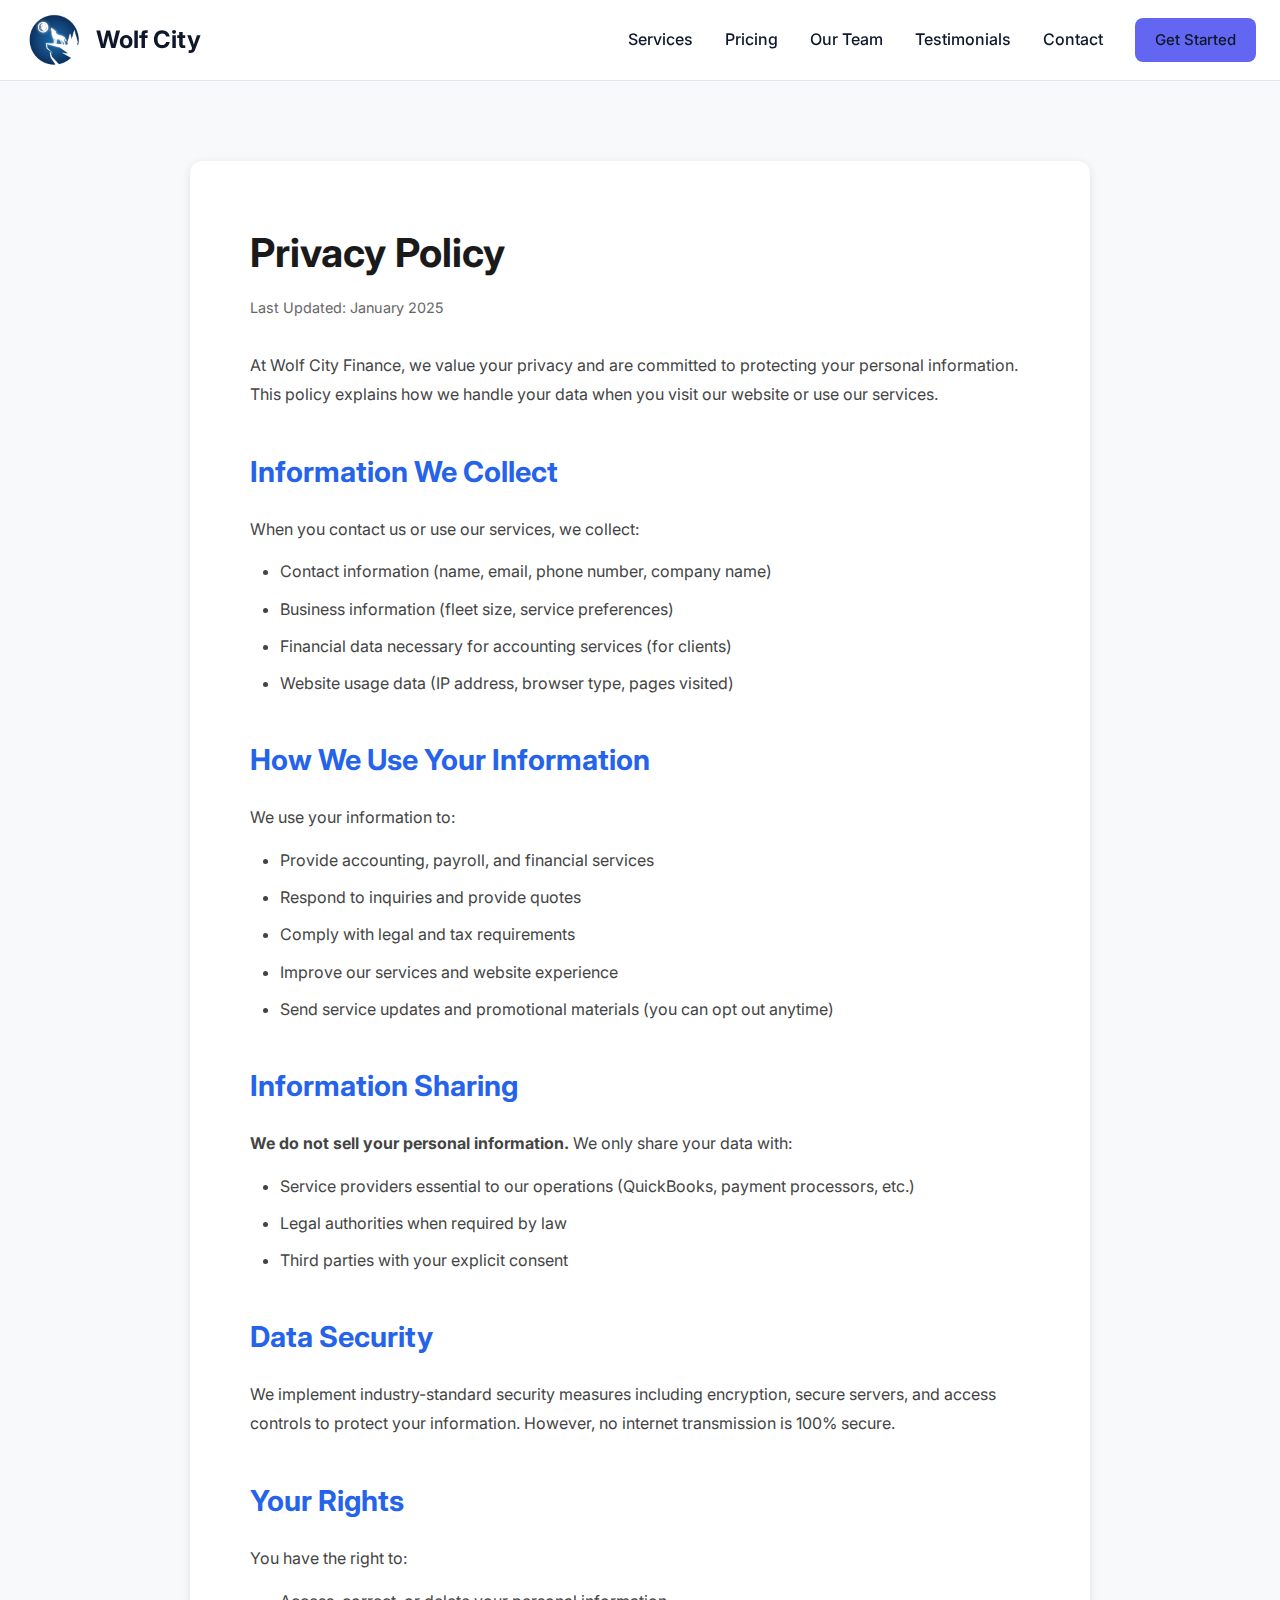
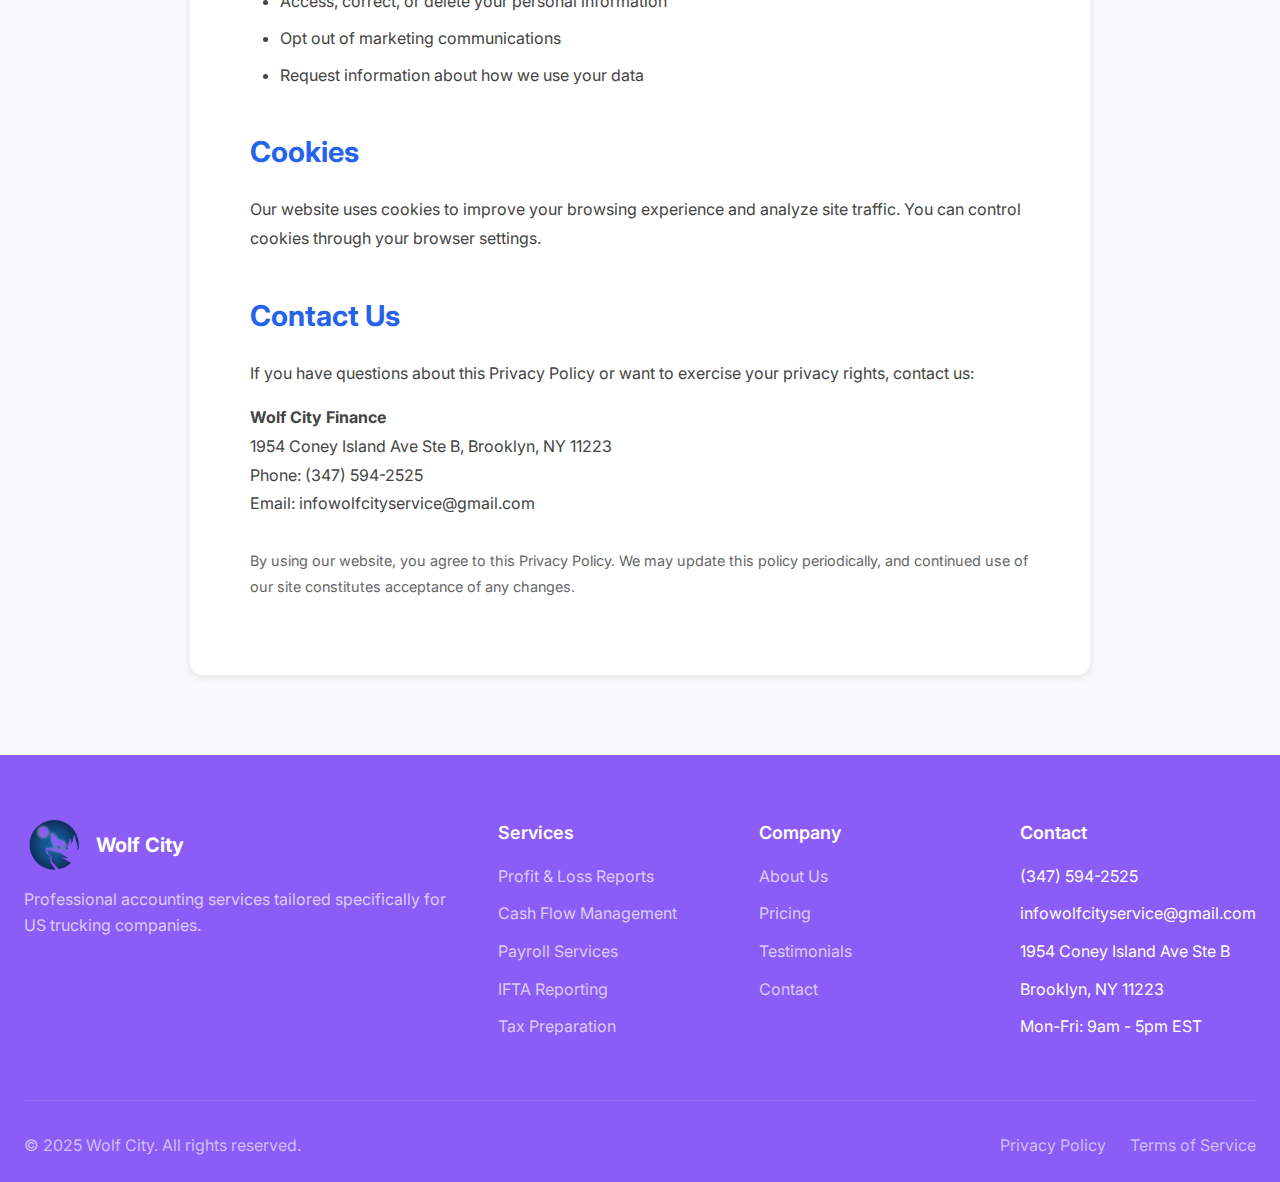
<file: privacy-policy.html>
<!DOCTYPE html>
<html lang="en">
<head>
    <meta charset="UTF-8">
    <meta name="viewport" content="width=device-width, initial-scale=1.0">
    <title>Privacy Policy - Wolf City Finance</title>
    <meta name="description" content="Privacy Policy for Wolf City Finance - Learn how we collect, use, and protect your personal information.">
    <meta name="robots" content="index, follow">
    <link rel="canonical" href="https://wolfcity.finance/privacy-policy.html">
    <link rel="stylesheet" href="styles.css">
    <link rel="preconnect" href="https://fonts.googleapis.com">
    <link rel="preconnect" href="https://fonts.gstatic.com" crossorigin>
    <link href="https://fonts.googleapis.com/css2?family=Inter:wght@300;400;500;600;700;800&display=swap" rel="stylesheet">
    <style>
        .privacy-policy {
            padding: 80px 0;
            background: #f8f9fa;
        }
        .privacy-content {
            max-width: 900px;
            margin: 0 auto;
            background: white;
            padding: 60px;
            border-radius: 12px;
            box-shadow: 0 2px 8px rgba(0,0,0,0.1);
        }
        .privacy-content h1 {
            font-size: 2.5rem;
            color: #1a1a1a;
            margin-bottom: 10px;
        }
        .privacy-content .last-updated {
            color: #666;
            font-size: 0.9rem;
            margin-bottom: 30px;
        }
        .privacy-content h2 {
            font-size: 1.8rem;
            color: #2563EB;
            margin-top: 40px;
            margin-bottom: 20px;
        }
        .privacy-content h3 {
            font-size: 1.3rem;
            color: #333;
            margin-top: 25px;
            margin-bottom: 15px;
        }
        .privacy-content p {
            line-height: 1.8;
            color: #444;
            margin-bottom: 15px;
        }
        .privacy-content ul {
            margin-left: 30px;
            margin-bottom: 20px;
        }
        .privacy-content ul li {
            margin-bottom: 10px;
            color: #444;
            line-height: 1.7;
        }
        .privacy-content a {
            color: #2563EB;
            text-decoration: underline;
        }
        .privacy-content a:hover {
            color: #1e40af;
        }
        @media (max-width: 768px) {
            .privacy-content {
                padding: 30px 20px;
            }
            .privacy-content h1 {
                font-size: 2rem;
            }
            .privacy-content h2 {
                font-size: 1.5rem;
            }
        }
    </style>
</head>
<body>
    <!-- Navigation -->
    <nav class="navbar">
        <div class="container">
            <div class="nav-wrapper">
                <div class="logo">
                    <img src="images/logo-Photoroom_cut.png" alt="Wolf City Logo" class="footer-logo-image" style="width: 60px; height:auto;">
                    <span>Wolf City</span>
                </div>
                <ul class="nav-menu">
                    <li><a href="index.html#services">Services</a></li>
                    <li><a href="index.html#pricing">Pricing</a></li>
                    <li><a href="index.html#experts">Our Team</a></li>
                    <li><a href="index.html#testimonials">Testimonials</a></li>
                    <li><a href="index.html#contact">Contact</a></li>
                    <li><a href="index.html#contact" class="btn-primary">Get Started</a></li>
                </ul>
                <div class="mobile-menu-toggle">
                    <span></span>
                    <span></span>
                    <span></span>
                </div>
            </div>
        </div>
    </nav>

    <!-- Privacy Policy Content -->
    <section class="privacy-policy">
        <div class="container">
            <div class="privacy-content">
                <h1>Privacy Policy</h1>
                <p class="last-updated">Last Updated: January 2025</p>

                <p>At Wolf City Finance, we value your privacy and are committed to protecting your personal information. This policy explains how we handle your data when you visit our website or use our services.</p>

                <h2>Information We Collect</h2>
                <p>When you contact us or use our services, we collect:</p>
                <ul>
                    <li>Contact information (name, email, phone number, company name)</li>
                    <li>Business information (fleet size, service preferences)</li>
                    <li>Financial data necessary for accounting services (for clients)</li>
                    <li>Website usage data (IP address, browser type, pages visited)</li>
                </ul>

                <h2>How We Use Your Information</h2>
                <p>We use your information to:</p>
                <ul>
                    <li>Provide accounting, payroll, and financial services</li>
                    <li>Respond to inquiries and provide quotes</li>
                    <li>Comply with legal and tax requirements</li>
                    <li>Improve our services and website experience</li>
                    <li>Send service updates and promotional materials (you can opt out anytime)</li>
                </ul>

                <h2>Information Sharing</h2>
                <p><strong>We do not sell your personal information.</strong> We only share your data with:</p>
                <ul>
                    <li>Service providers essential to our operations (QuickBooks, payment processors, etc.)</li>
                    <li>Legal authorities when required by law</li>
                    <li>Third parties with your explicit consent</li>
                </ul>

                <h2>Data Security</h2>
                <p>We implement industry-standard security measures including encryption, secure servers, and access controls to protect your information. However, no internet transmission is 100% secure.</p>

                <h2>Your Rights</h2>
                <p>You have the right to:</p>
                <ul>
                    <li>Access, correct, or delete your personal information</li>
                    <li>Opt out of marketing communications</li>
                    <li>Request information about how we use your data</li>
                </ul>

                <h2>Cookies</h2>
                <p>Our website uses cookies to improve your browsing experience and analyze site traffic. You can control cookies through your browser settings.</p>

                <h2>Contact Us</h2>
                <p>If you have questions about this Privacy Policy or want to exercise your privacy rights, contact us:</p>
                <p>
                    <strong>Wolf City Finance</strong><br>
                    1954 Coney Island Ave Ste B, Brooklyn, NY 11223<br>
                    Phone: (347) 594-2525<br>
                    Email: infowolfcityservice@gmail.com
                </p>

                <p style="margin-top: 30px; font-size: 0.9rem; color: #666;">
                    By using our website, you agree to this Privacy Policy. We may update this policy periodically, and continued use of our site constitutes acceptance of any changes.
                </p>
            </div>
        </div>
    </section>

    <!-- Footer -->
    <footer class="footer">
        <div class="container">
            <div class="footer-content">
                <div class="footer-col">
                    <div class="footer-logo">
                        <img src="images/logo-Photoroom_cut.png" alt="Wolf City Logo" class="footer-logo-image" style="width:60px; height:auto;">
                        <span>Wolf City</span>
                    </div>
                    <p>Professional accounting services tailored specifically for US trucking companies.</p>
                </div>
                <div class="footer-col">
                    <h4>Services</h4>
                    <ul>
                        <li><a href="index.html#services">Profit & Loss Reports</a></li>
                        <li><a href="index.html#services">Cash Flow Management</a></li>
                        <li><a href="index.html#services">Payroll Services</a></li>
                        <li><a href="index.html#services">IFTA Reporting</a></li>
                        <li><a href="index.html#services">Tax Preparation</a></li>
                    </ul>
                </div>
                <div class="footer-col">
                    <h4>Company</h4>
                    <ul>
                        <li><a href="index.html#about">About Us</a></li>
                        <li><a href="index.html#pricing">Pricing</a></li>
                        <li><a href="index.html#testimonials">Testimonials</a></li>
                        <li><a href="index.html#contact">Contact</a></li>
                    </ul>
                </div>
                <div class="footer-col">
                    <h4>Contact</h4>
                    <ul>
                        <li>(347) 594-2525</li>
                        <li>infowolfcityservice@gmail.com</li>
                        <li>1954 Coney Island Ave Ste B</li>
                        <li>Brooklyn, NY 11223</li>
                        <li>Mon-Fri: 9am - 5pm EST</li>
                    </ul>
                </div>
            </div>
            <div class="footer-bottom">
                <p>&copy; 2025 Wolf City. All rights reserved.</p>
                <div class="footer-links">
                    <a href="privacy-policy.html">Privacy Policy</a>
                    <a href="#terms">Terms of Service</a>
                </div>
            </div>
        </div>
    </footer>

    <script src="script.js"></script>
</body>
</html>
</file>
<file: styles.css>
/* Reset and Base Styles */
* {
    margin: 0;
    padding: 0;
    box-sizing: border-box;
}

:root {
    --primary-color: #6366F1;
    --primary-dark: #4F46E5;
    --primary-light: #818CF8;
    --secondary-color: #8B5CF6;
    --accent-color: #EC4899;
    --text-dark: #0F172A;
    --text-light: #64748B;
    --bg-light: #F8FAFC;
    --bg-white: #FFFFFF;
    --bg-gradient: linear-gradient(135deg, #667EEA 0%, #764BA2 100%);
    --border-color: #E2E8F0;
    --success-color: #10B981;
    --error-color: #EF4444;
    --shadow-sm: 0 1px 3px 0 rgba(0, 0, 0, 0.1), 0 1px 2px -1px rgba(0, 0, 0, 0.1);
    --shadow-md: 0 4px 6px -1px rgba(0, 0, 0, 0.1), 0 2px 4px -2px rgba(0, 0, 0, 0.1);
    --shadow-lg: 0 10px 15px -3px rgba(0, 0, 0, 0.1), 0 4px 6px -4px rgba(0, 0, 0, 0.1);
    --shadow-xl: 0 20px 25px -5px rgba(0, 0, 0, 0.1), 0 8px 10px -6px rgba(0, 0, 0, 0.1);
    --shadow-2xl: 0 25px 50px -12px rgba(0, 0, 0, 0.25);
    --glass-bg: rgba(255, 255, 255, 0.7);
    --glass-border: rgba(255, 255, 255, 0.18);
}

body {
    font-family: 'Inter', -apple-system, BlinkMacSystemFont, 'Segoe UI', Roboto, sans-serif;
    line-height: 1.6;
    color: var(--text-dark);
    background: var(--bg-white);
    overflow-x: hidden;
}

.container {
    max-width: 1280px;
    margin: 0 auto;
    padding: 0 24px;
}

/* Navigation */
.navbar {
    background: var(--bg-white);
    border-bottom: 1px solid var(--border-color);
    position: sticky;
    top: 0;
    z-index: 1000;
    backdrop-filter: blur(10px);
    background: rgba(255, 255, 255, 0.95);
}

.nav-wrapper {
    display: flex;
    justify-content: space-between;
    align-items: center;
    height: 80px;
}

.logo {
    display: flex;
    align-items: center;
    gap: 12px;
    font-size: 24px;
    font-weight: 700;
    color: var(--text-dark);
}

.logo-image {
    width: 40px;
    height: 40px;
    object-fit: contain;
    border-radius: 8px;
}

.nav-menu {
    display: flex;
    align-items: center;
    gap: 32px;
    list-style: none;
}

.nav-menu a {
    text-decoration: none;
    color: var(--text-dark);
    font-weight: 500;
    transition: color 0.3s ease;
}

.nav-menu a:hover {
    color: var(--primary-color);
}

/* Navbar buttons styling */
.nav-menu .btn-primary,
.nav-menu .btn-secondary {
    padding: 10px 20px;
    font-size: 15px;
}

.nav-menu .btn-primary:hover,
.nav-menu .btn-secondary:hover {
    color: white;
}

.mobile-menu-toggle {
    display: none;
    flex-direction: column;
    gap: 4px;
    cursor: pointer;
}

.mobile-menu-toggle span {
    width: 24px;
    height: 2px;
    background: var(--text-dark);
    transition: all 0.3s ease;
}

/* Buttons */
.btn-primary, .btn-secondary, .btn-outline {
    padding: 12px 24px;
    border-radius: 8px;
    font-weight: 600;
    text-decoration: none;
    display: inline-block;
    transition: all 0.3s ease;
    cursor: pointer;
    border: none;
    font-size: 16px;
}

.btn-primary {
    background: var(--primary-color);
    color: white;
}

.btn-primary:hover {
    background: var(--primary-dark);
    transform: translateY(-2px);
    box-shadow: var(--shadow-lg);
}

.btn-secondary {
    background: var(--secondary-color);
    color: white;
}

.btn-secondary:hover {
    background: var(--text-dark);
    transform: translateY(-2px);
}

.btn-outline {
    background: transparent;
    color: var(--primary-color);
    border: 2px solid var(--primary-color);
}

.btn-outline:hover {
    background: var(--primary-color);
    color: white;
}

.btn-large {
    padding: 16px 32px;
    font-size: 18px;
}

/* Hero Section */
.hero {
    padding: 80px 0 120px;
    background: linear-gradient(135deg, #667EEA 0%, #764BA2 50%, #F093FB 100%);
    position: relative;
    overflow: hidden;
}

.hero::before {
    content: '';
    position: absolute;
    top: -50%;
    right: -20%;
    width: 800px;
    height: 800px;
    background: radial-gradient(circle, rgba(236, 72, 153, 0.3) 0%, transparent 70%);
    border-radius: 50%;
    animation: pulse-glow 8s ease-in-out infinite;
}

.hero::after {
    content: '';
    position: absolute;
    bottom: -30%;
    left: -10%;
    width: 600px;
    height: 600px;
    background: radial-gradient(circle, rgba(99, 102, 241, 0.3) 0%, transparent 70%);
    border-radius: 50%;
    animation: pulse-glow 10s ease-in-out infinite reverse;
}

@keyframes pulse-glow {
    0%, 100% {
        transform: scale(1);
        opacity: 0.5;
    }
    50% {
        transform: scale(1.1);
        opacity: 0.8;
    }
}

.hero-content {
    display: grid;
    grid-template-columns: 1fr 1fr;
    gap: 60px;
    align-items: center;
    position: relative;
    z-index: 1;
}

.hero-text h1 {
    font-size: 56px;
    font-weight: 800;
    line-height: 1.1;
    margin-bottom: 24px;
    color: white;
    text-shadow: 0 2px 20px rgba(0, 0, 0, 0.2);
}

.highlight {
    color: #FDE68A;
    position: relative;
    background: linear-gradient(90deg, #FDE68A, #FCA5A5);
    -webkit-background-clip: text;
    -webkit-text-fill-color: transparent;
    background-clip: text;
}

.hero-subtitle {
    font-size: 20px;
    color: rgba(255, 255, 255, 0.95);
    margin-bottom: 32px;
    line-height: 1.6;
    text-shadow: 0 1px 10px rgba(0, 0, 0, 0.1);
}

.hero-buttons {
    display: flex;
    gap: 16px;
    margin-bottom: 48px;
}

.hero-stats {
    display: flex;
    gap: 48px;
}

.stat {
    display: flex;
    flex-direction: column;
}

.stat-number {
    font-size: 36px;
    font-weight: 800;
    color: white;
    text-shadow: 0 2px 10px rgba(0, 0, 0, 0.2);
}

.stat-label {
    font-size: 14px;
    color: rgba(255, 255, 255, 0.9);
    font-weight: 500;
}

/* Hero Card */
.hero-card {
    background: var(--glass-bg);
    backdrop-filter: blur(20px) saturate(180%);
    -webkit-backdrop-filter: blur(20px) saturate(180%);
    padding: 32px;
    border-radius: 24px;
    box-shadow: var(--shadow-2xl);
    border: 1px solid var(--glass-border);
    animation: float 6s ease-in-out infinite;
}

.analytics-dashboard {
    background: rgba(255, 255, 255, 0.95);
    backdrop-filter: blur(20px);
    -webkit-backdrop-filter: blur(20px);
    border: 1px solid rgba(255, 255, 255, 0.3);
}

@keyframes float {
    0%, 100% { transform: translateY(0px); }
    50% { transform: translateY(-20px); }
}

.card-header {
    display: flex;
    align-items: center;
    gap: 12px;
    margin-bottom: 24px;
    font-weight: 600;
    color: var(--text-dark);
    position: relative;
}

.card-icon {
    font-size: 24px;
}

.live-indicator {
    margin-left: auto;
    font-size: 12px;
    color: var(--success-color);
    font-weight: 700;
    animation: pulse-text 2s ease-in-out infinite;
}

@keyframes pulse-text {
    0%, 100% { opacity: 1; }
    50% { opacity: 0.5; }
}

/* Analytics Metrics */
.analytics-metrics {
    display: grid;
    grid-template-columns: repeat(3, 1fr);
    gap: 12px;
    margin-bottom: 24px;
}

.metric-box {
    background: white;
    padding: 16px;
    border-radius: 12px;
    border: 1px solid var(--border-color);
}

.metric-label {
    font-size: 11px;
    color: var(--text-light);
    text-transform: uppercase;
    letter-spacing: 0.5px;
    font-weight: 600;
    margin-bottom: 8px;
}

.metric-value {
    font-size: 24px;
    font-weight: 800;
    color: var(--text-dark);
    margin-bottom: 4px;
}

.metric-change {
    font-size: 14px;
    font-weight: 600;
}

.metric-change.positive {
    color: var(--success-color);
}

.metric-change.negative {
    color: var(--error-color);
}

/* Trend Chart */
.trend-chart {
    background: white;
    padding: 20px;
    border-radius: 12px;
    margin-bottom: 20px;
    border: 1px solid var(--border-color);
}

.trend-line {
    margin-bottom: 12px;
}

.chart-svg {
    width: 100%;
    height: 100px;
}

.pulse {
    animation: pulse-circle 2s ease-in-out infinite;
}

@keyframes pulse-circle {
    0%, 100% {
        r: 5;
        opacity: 1;
    }
    50% {
        r: 7;
        opacity: 0.7;
    }
}

.trend-labels {
    display: flex;
    justify-content: space-between;
    font-size: 11px;
    color: var(--text-light);
    font-weight: 500;
}

/* Performance Bars */
.performance-bars {
    display: flex;
    flex-direction: column;
    gap: 16px;
}

.performance-item {
    background: white;
    padding: 16px;
    border-radius: 12px;
    border: 1px solid var(--border-color);
}

.perf-label {
    display: flex;
    justify-content: space-between;
    margin-bottom: 8px;
    font-size: 13px;
}

.perf-label span:first-child {
    color: var(--text-dark);
    font-weight: 600;
}

.perf-value {
    color: var(--primary-color);
    font-weight: 700;
}

.perf-bar {
    height: 8px;
    background: var(--bg-light);
    border-radius: 4px;
    overflow: hidden;
}

.perf-fill {
    height: 100%;
    background: linear-gradient(90deg, var(--primary-color) 0%, var(--primary-light) 100%);
    border-radius: 4px;
    transition: width 1s ease-out;
    animation: fillBar 2s ease-out;
}

@keyframes fillBar {
    from { width: 0; }
}

.chart-placeholder {
    display: flex;
    align-items: flex-end;
    gap: 16px;
    height: 200px;
    margin-bottom: 24px;
    padding: 20px;
    background: var(--bg-light);
    border-radius: 12px;
}

.chart-bar {
    flex: 1;
    background: linear-gradient(180deg, var(--primary-color) 0%, var(--primary-dark) 100%);
    border-radius: 8px 8px 0 0;
    transition: all 0.3s ease;
}

.chart-bar:hover {
    opacity: 0.8;
    transform: translateY(-5px);
}

.card-stats {
    display: flex;
    gap: 24px;
}

.mini-stat {
    flex: 1;
    padding: 16px;
    background: var(--bg-light);
    border-radius: 12px;
}

.mini-stat-label {
    display: block;
    font-size: 12px;
    color: var(--text-light);
    margin-bottom: 8px;
    font-weight: 500;
}

.mini-stat-value {
    font-size: 24px;
    font-weight: 700;
}

.positive {
    color: var(--success-color);
}

.negative {
    color: var(--error-color);
}

/* Security Banner */
.security-banner {
    padding: 40px 0;
    background: linear-gradient(135deg, rgba(99, 102, 241, 0.08) 0%, rgba(139, 92, 246, 0.08) 100%);
    border-top: 1px solid rgba(99, 102, 241, 0.1);
    border-bottom: 1px solid rgba(99, 102, 241, 0.1);
}

.security-content {
    display: flex;
    align-items: center;
    justify-content: center;
    gap: 32px;
    flex-wrap: wrap;
}

.security-icon {
    font-size: 48px;
    animation: pulse-lock 3s ease-in-out infinite;
}

@keyframes pulse-lock {
    0%, 100% {
        transform: scale(1);
        opacity: 1;
    }
    50% {
        transform: scale(1.1);
        opacity: 0.8;
    }
}

.security-text {
    text-align: center;
}

.security-text h3 {
    font-size: 28px;
    font-weight: 700;
    color: var(--text-dark);
    margin-bottom: 8px;
}

.highlight-secure {
    color: var(--primary-color);
    position: relative;
    padding: 0 4px;
}

.highlight-secure::after {
    content: '';
    position: absolute;
    bottom: 2px;
    left: 0;
    right: 0;
    height: 8px;
    background: rgba(99, 102, 241, 0.2);
    z-index: -1;
    border-radius: 4px;
}

.security-text p {
    color: var(--text-light);
    font-size: 15px;
    font-weight: 500;
}

.security-badges {
    display: flex;
    gap: 20px;
}

.mini-badge {
    display: flex;
    align-items: center;
    gap: 8px;
    padding: 12px 20px;
    background: white;
    border-radius: 12px;
    box-shadow: var(--shadow-sm);
    border: 1px solid rgba(99, 102, 241, 0.1);
}

.badge-check {
    color: var(--success-color);
    font-weight: 700;
    font-size: 18px;
}

.mini-badge span:last-child {
    font-size: 14px;
    font-weight: 600;
    color: var(--text-dark);
}

/* Services Section */
.services {
    padding: 120px 0;
    background: var(--bg-white);
}

.section-header {
    text-align: center;
    margin-bottom: 64px;
}

.section-header h2 {
    font-size: 48px;
    font-weight: 800;
    margin-bottom: 16px;
    color: var(--secondary-color);
}

.section-header p {
    font-size: 20px;
    color: var(--text-light);
}

.contact .section-header p {
    color: rgba(255, 255, 255, 0.95);
}

.services-grid {
    display: grid;
    grid-template-columns: repeat(3, 1fr);
    gap: 32px;
}

.service-card {
    padding: 48px 40px;
    background: linear-gradient(135deg, #FFFFFF 0%, #F8FAFC 100%);
    border: 2px solid transparent;
    border-radius: 24px;
    transition: all 0.4s cubic-bezier(0.4, 0, 0.2, 1);
    position: relative;
    overflow: hidden;
    box-shadow: 0 4px 20px rgba(0, 0, 0, 0.06);
}

.service-card::before {
    content: '';
    position: absolute;
    top: 0;
    left: 0;
    right: 0;
    bottom: 0;
    background: linear-gradient(135deg, rgba(99, 102, 241, 0.05) 0%, rgba(139, 92, 246, 0.05) 100%);
    opacity: 0;
    transition: opacity 0.4s ease;
    z-index: 0;
}

.service-card:hover::before {
    opacity: 1;
}

.service-card:hover {
    border-color: var(--primary-color);
    transform: translateY(-12px);
    box-shadow: 0 20px 50px rgba(99, 102, 241, 0.15);
}

.service-icon {
    width: 72px;
    height: 72px;
    background: linear-gradient(135deg, var(--primary-color) 0%, var(--secondary-color) 100%);
    border-radius: 16px;
    display: flex;
    align-items: center;
    justify-content: center;
    font-size: 36px;
    margin-bottom: 24px;
    box-shadow: 0 8px 24px rgba(99, 102, 241, 0.2);
    position: relative;
    z-index: 1;
}

.service-card h3 {
    font-size: 24px;
    font-weight: 700;
    margin-bottom: 16px;
    color: var(--text-dark);
    position: relative;
    z-index: 1;
}

.service-card p {
    color: var(--text-light);
    margin-bottom: 24px;
    line-height: 1.6;
    position: relative;
    z-index: 1;
}

.service-features {
    list-style: none;
    position: relative;
    z-index: 1;
}

.service-features li {
    padding: 10px 0;
    color: var(--text-dark);
    font-size: 15px;
    position: relative;
    padding-left: 28px;
    font-weight: 500;
}

.service-features li::before {
    content: '✓';
    position: absolute;
    left: 0;
    color: var(--primary-color);
    font-weight: 700;
    font-size: 18px;
}

/* Pricing Section */
.pricing {
    padding: 120px 0;
    background: var(--bg-light);
}

.pricing-grid {
    display: grid;
    grid-template-columns: repeat(3, 1fr);
    gap: 32px;
    max-width: 1200px;
    margin: 0 auto;
}

.pricing-card {
    background: white;
    padding: 48px;
    border-radius: 24px;
    border: 1px solid var(--border-color);
    transition: all 0.4s cubic-bezier(0.4, 0, 0.2, 1);
    position: relative;
}

.pricing-card:hover {
    transform: translateY(-12px);
    box-shadow: var(--shadow-2xl);
    border-color: var(--primary-color);
}

.pricing-card.featured {
    background: linear-gradient(135deg, rgba(99, 102, 241, 0.05) 0%, rgba(139, 92, 246, 0.05) 100%);
    border-color: var(--primary-color);
    border-width: 2px;
    transform: scale(1.05);
    box-shadow: var(--shadow-xl);
}

.pricing-card.featured:hover {
    transform: scale(1.05) translateY(-12px);
    box-shadow: var(--shadow-2xl);
}

.popular-badge {
    position: absolute;
    top: -16px;
    left: 50%;
    transform: translateX(-50%);
    background: var(--primary-color);
    color: white;
    padding: 8px 24px;
    border-radius: 24px;
    font-size: 14px;
    font-weight: 600;
}

.pricing-header {
    text-align: center;
    margin-bottom: 32px;
}

.pricing-header h3 {
    font-size: 28px;
    font-weight: 700;
    margin-bottom: 8px;
}

.pricing-subtitle {
    color: var(--text-light);
    font-size: 16px;
}

.pricing-price {
    text-align: center;
    margin-bottom: 32px;
}

.price-amount {
    font-size: 56px;
    font-weight: 800;
    color: var(--primary-color);
}

.price-period {
    font-size: 18px;
    color: var(--text-light);
}

.pricing-features {
    list-style: none;
    margin-bottom: 32px;
}

.pricing-features li {
    padding: 12px 0;
    color: var(--text-dark);
    display: flex;
    align-items: center;
    gap: 12px;
}

.check {
    color: var(--success-color);
    font-weight: 700;
    font-size: 18px;
}

.pricing-card .btn-primary,
.pricing-card .btn-outline {
    width: 100%;
    text-align: center;
    padding: 16px;
}

/* Testimonials Section */
.testimonials {
    padding: 120px 0;
    background: var(--bg-white);
}

.testimonials-grid {
    display: grid;
    grid-template-columns: repeat(3, 1fr);
    gap: 32px;
}

.testimonial-card {
    background: white;
    padding: 32px;
    border-radius: 20px;
    border: 1px solid var(--border-color);
    transition: all 0.4s cubic-bezier(0.4, 0, 0.2, 1);
    position: relative;
}

.testimonial-card::after {
    content: '"';
    position: absolute;
    top: 20px;
    right: 24px;
    font-size: 80px;
    color: var(--primary-color);
    opacity: 0.1;
    font-family: Georgia, serif;
    line-height: 1;
}

.testimonial-card:hover {
    transform: translateY(-8px);
    box-shadow: var(--shadow-xl);
    border-color: var(--primary-color);
}

.testimonial-rating {
    font-size: 20px;
    margin-bottom: 16px;
}

.testimonial-text {
    color: var(--text-dark);
    line-height: 1.7;
    margin-bottom: 24px;
    font-style: italic;
}

.testimonial-author {
    display: flex;
    align-items: center;
    gap: 16px;
}

.author-avatar {
    width: 48px;
    height: 48px;
    border-radius: 50%;
    background: var(--primary-color);
    color: white;
    display: flex;
    align-items: center;
    justify-content: center;
    font-weight: 700;
    font-size: 16px;
}

.author-name {
    font-weight: 600;
    color: var(--text-dark);
}

.author-company {
    font-size: 14px;
    color: var(--text-light);
}

/* Contact Section */
.contact {
    padding: 120px 0;
    background: linear-gradient(135deg, #667EEA 0%, #764BA2 50%, #F093FB 100%);
    position: relative;
    overflow: hidden;
}

.contact::before {
    content: '';
    position: absolute;
    top: -50%;
    right: -10%;
    width: 600px;
    height: 600px;
    background: radial-gradient(circle, rgba(236, 72, 153, 0.2) 0%, transparent 70%);
    border-radius: 50%;
}

.contact h2 {
    color: white;
}

.contact-subtitle {
    color: rgba(255, 255, 255, 0.9);
}

.contact-wrapper {
    display: grid;
    grid-template-columns: 1fr 1.2fr;
    gap: 64px;
    align-items: start;
}

.contact-info {
    color: white;
}

.contact-info h2 {
    font-size: 42px;
    font-weight: 800;
    margin-bottom: 16px;
}

.contact-subtitle {
    font-size: 18px;
    margin-bottom: 32px;
    line-height: 1.6;
}

.security-highlight {
    display: flex;
    align-items: center;
    gap: 16px;
    padding: 20px 24px;
    background: rgba(255, 255, 255, 0.15);
    border-radius: 16px;
    border: 2px solid rgba(255, 255, 255, 0.3);
    margin-bottom: 32px;
    backdrop-filter: blur(10px);
}

.security-lock {
    font-size: 32px;
}

.security-message {
    display: flex;
    flex-direction: column;
    gap: 4px;
}

.security-message strong {
    font-size: 18px;
    font-weight: 700;
    color: white;
}

.security-message span {
    font-size: 14px;
    color: rgba(255, 255, 255, 0.9);
    font-weight: 500;
}

.contact-details {
    display: flex;
    flex-direction: column;
    gap: 12px;
    margin-bottom: 24px;
}

.contact-item {
    display: flex;
    align-items: flex-start;
    gap: 16px;
}

.contact-icon {
    font-size: 24px;
    flex-shrink: 0;
    margin-top: 2px;
}

.contact-label {
    font-size: 14px;
    opacity: 0.8;
    margin-bottom: 4px;
}

.contact-value {
    font-size: 16px;
    font-weight: 500;
    line-height: 1.4;
}

.contact-map {
    width: 100%;
    height: 400px;
    border-radius: 16px;
    overflow: hidden;
    box-shadow: var(--shadow-lg);
}

.contact-map iframe {
    display: block;
}

.trust-badges {
    display: flex;
    gap: 24px;
}

.trust-badge {
    display: flex;
    align-items: center;
    gap: 8px;
    padding: 12px 20px;
    background: rgba(255, 255, 255, 0.1);
    border-radius: 8px;
    backdrop-filter: blur(10px);
}

.badge-icon {
    font-size: 20px;
}

.badge-text {
    font-size: 14px;
    font-weight: 600;
}

/* Contact Form */
.contact-form-wrapper {
    background: white;
    padding: 48px;
    border-radius: 20px;
    box-shadow: var(--shadow-xl);
}

.contact-form {
    display: flex;
    flex-direction: column;
    gap: 24px;
}

.form-row {
    display: grid;
    grid-template-columns: 1fr 1fr;
    gap: 24px;
}

.form-group {
    display: flex;
    flex-direction: column;
}

.form-group label {
    font-weight: 600;
    margin-bottom: 8px;
    color: var(--text-dark);
    font-size: 14px;
}

.form-group input,
.form-group select,
.form-group textarea {
    padding: 14px 16px;
    border: 2px solid var(--border-color);
    border-radius: 8px;
    font-size: 16px;
    font-family: inherit;
    transition: all 0.3s ease;
}

.form-group input:focus,
.form-group select:focus,
.form-group textarea:focus {
    outline: none;
    border-color: var(--primary-color);
    box-shadow: 0 0 0 3px rgba(37, 99, 235, 0.1);
}

.form-group input.error,
.form-group select.error,
.form-group textarea.error {
    border-color: var(--error-color);
}

.error-message {
    color: var(--error-color);
    font-size: 14px;
    margin-top: 4px;
    display: none;
}

.form-group input.error ~ .error-message,
.form-group select.error ~ .error-message {
    display: block;
}

.form-privacy {
    font-size: 14px;
    color: var(--text-light);
    text-align: center;
    margin-top: 16px;
}

.form-success {
    text-align: center;
    padding: 48px;
}

.success-icon {
    width: 80px;
    height: 80px;
    background: var(--success-color);
    color: white;
    border-radius: 50%;
    display: flex;
    align-items: center;
    justify-content: center;
    font-size: 48px;
    margin: 0 auto 24px;
}

.form-success h3 {
    font-size: 32px;
    margin-bottom: 16px;
    color: var(--text-dark);
}

.form-success p {
    color: var(--text-light);
    font-size: 18px;
}

/* Footer */
.footer {
    background: var(--secondary-color);
    color: white;
    padding: 64px 0 24px;
}

.footer-content {
    display: grid;
    grid-template-columns: 2fr 1fr 1fr 1fr;
    gap: 48px;
    margin-bottom: 48px;
}

.footer-logo {
    display: flex;
    align-items: center;
    gap: 12px;
    font-size: 20px;
    font-weight: 700;
    margin-bottom: 16px;
}

.footer-logo-image {
    width: 32px;
    height: 32px;
    object-fit: contain;
    border-radius: 6px;
}

.footer-col p {
    color: rgba(255, 255, 255, 0.7);
    line-height: 1.6;
}

.footer-col h4 {
    font-size: 18px;
    margin-bottom: 16px;
    font-weight: 600;
}

.footer-col ul {
    list-style: none;
}

.footer-col ul li {
    margin-bottom: 12px;
}

.footer-col ul li a {
    color: rgba(255, 255, 255, 0.7);
    text-decoration: none;
    transition: color 0.3s ease;
}

.footer-col ul li a:hover {
    color: white;
}

.footer-bottom {
    display: flex;
    justify-content: space-between;
    align-items: center;
    padding-top: 32px;
    border-top: 1px solid rgba(255, 255, 255, 0.1);
}

.footer-bottom p {
    color: rgba(255, 255, 255, 0.6);
}

.footer-links {
    display: flex;
    gap: 24px;
}

.footer-links a {
    color: rgba(255, 255, 255, 0.6);
    text-decoration: none;
    transition: color 0.3s ease;
}

.footer-links a:hover {
    color: white;
}

/* Experts Section */
.experts {
    padding: 120px 0;
    background: var(--bg-white);
    overflow: visible;
}

.experts-carousel-wrapper {
    position: relative;
    margin-top: 48px;
}

.experts-carousel {
    display: grid;
    grid-template-columns: repeat(5, 1fr);
    gap: 32px;
    max-width: 1200px;
    margin: 0 auto;
}

.expert-card {
    background: white;
    border-radius: 20px;
    padding: 32px 24px;
    text-align: center;
    box-shadow: 0 4px 20px rgba(0, 0, 0, 0.08);
    border: 2px solid var(--border-color);
    transition: all 0.4s cubic-bezier(0.4, 0, 0.2, 1);
    position: relative;
    overflow: hidden;
    display: flex;
    flex-direction: column;
    align-items: center;
}

.expert-card::before {
    content: '';
    position: absolute;
    top: 0;
    left: 0;
    right: 0;
    bottom: 0;
    background: linear-gradient(135deg, rgba(99, 102, 241, 0.03) 0%, rgba(139, 92, 246, 0.03) 100%);
    opacity: 0;
    transition: opacity 0.4s ease;
}

.expert-card:hover::before {
    opacity: 1;
}

.expert-card:hover {
    transform: translateY(-8px);
    box-shadow: 0 20px 50px rgba(99, 102, 241, 0.15);
    border-color: var(--primary-color);
}

.expert-image-wrapper {
    width: 100%;
    max-width: 180px;
    height: 240px;
    margin: 0 auto 20px;
    position: relative;
    z-index: 1;
    display: flex;
    align-items: center;
    justify-content: center;
}

.expert-photo {
    width: 100%;
    height: 100%;
    border-radius: 16px;
    object-fit: cover;
    object-position: center;
    border: 3px solid var(--bg-light);
    box-shadow: 0 8px 20px rgba(0, 0, 0, 0.12);
    transform: scale(1.15);
}

.expert-image {
    width: 100%;
    height: 100%;
    border-radius: 16px;
    background: linear-gradient(135deg, var(--primary-color) 0%, var(--secondary-color) 100%);
    display: flex;
    align-items: center;
    justify-content: center;
    font-size: 48px;
    font-weight: 700;
    color: white;
    border: 3px solid var(--bg-light);
    box-shadow: 0 8px 20px rgba(99, 102, 241, 0.25);
}

.expert-fallback {
    margin: 0;
}

.expert-name {
    font-size: 18px;
    font-weight: 700;
    color: var(--text-dark);
    margin-bottom: 6px;
    position: relative;
    z-index: 1;
    line-height: 1.3;
}

.expert-title {
    font-size: 14px;
    color: var(--primary-color);
    font-weight: 600;
    margin-bottom: 12px;
    position: relative;
    z-index: 1;
    line-height: 1.4;
}

.expert-specialty {
    font-size: 13px;
    color: var(--text-light);
    line-height: 1.5;
    position: relative;
    z-index: 1;
    margin-bottom: 12px;
}

.expert-credentials {
    display: flex;
    justify-content: center;
    gap: 8px;
    margin-top: 16px;
    flex-wrap: wrap;
    position: relative;
    z-index: 1;
}

.credential-badge {
    padding: 6px 14px;
    background: linear-gradient(135deg, rgba(99, 102, 241, 0.1) 0%, rgba(139, 92, 246, 0.1) 100%);
    border-radius: 20px;
    font-size: 12px;
    font-weight: 700;
    color: var(--primary-color);
    border: 1px solid rgba(99, 102, 241, 0.2);
}

/* Tools Section */
.tools-section {
    padding: 80px 0;
    background: var(--bg-white);
    border-bottom: 1px solid var(--border-color);
}

.tools-grid {
    display: grid;
    grid-template-columns: repeat(4, 1fr);
    gap: 32px;
    align-items: center;
    max-width: 1100px;
    margin: 0 auto;
}

.tool-logo {
    display: flex;
    align-items: center;
    justify-content: center;
    padding: 32px 24px;
    background: white;
    border-radius: 16px;
    border: 2px solid var(--border-color);
    transition: all 0.4s cubic-bezier(0.4, 0, 0.2, 1);
    box-shadow: var(--shadow-sm);
    height: 140px;
}

.tool-logo:hover {
    transform: translateY(-8px);
    box-shadow: var(--shadow-lg);
    border-color: var(--primary-color);
}

.tool-logo img {
    max-width: 100%;
    max-height: 70px;
    object-fit: contain;
    transition: all 0.3s ease;
    opacity: 0.85;
}

.tool-logo:hover img {
    opacity: 1;
    transform: scale(1.05);
}

/* Special Offer Banner */
.special-offer-banner {
    background: linear-gradient(135deg, #6366F1 0%, #4F46E5 100%);
    border-radius: 20px;
    padding: 40px 48px;
    display: flex;
    align-items: center;
    justify-content: space-between;
    gap: 32px;
    margin-bottom: 48px;
    box-shadow: var(--shadow-xl);
    position: relative;
    overflow: visible;
    border: 2px solid rgba(255, 255, 255, 0.2);
    z-index: 10;
}

.special-offer-banner::before {
    content: '';
    position: absolute;
    top: -50%;
    right: -10%;
    width: 400px;
    height: 400px;
    background: radial-gradient(circle, rgba(255, 255, 255, 0.15) 0%, transparent 70%);
    border-radius: 50%;
}

.offer-badge {
    background: rgba(255, 255, 255, 0.2);
    color: white;
    padding: 8px 20px;
    border-radius: 24px;
    font-weight: 700;
    font-size: 14px;
    text-transform: uppercase;
    letter-spacing: 1px;
    backdrop-filter: blur(10px);
    border: 2px solid rgba(255, 255, 255, 0.3);
}

.offer-content {
    flex: 1;
    color: white;
}

.offer-content h3 {
    font-size: 32px;
    font-weight: 800;
    margin-bottom: 8px;
    color: white;
    text-shadow: 0 2px 10px rgba(0, 0, 0, 0.1);
}

.offer-content p {
    font-size: 16px;
    opacity: 0.95;
    margin: 0;
    font-weight: 500;
}

.special-offer-banner .btn-primary {
    background: white;
    color: var(--primary-color);
    white-space: nowrap;
    font-weight: 700;
    box-shadow: var(--shadow-md);
    position: relative;
    z-index: 20;
    cursor: pointer;
}

.special-offer-banner .btn-primary:hover {
    transform: translateY(-2px);
    box-shadow: var(--shadow-lg);
    background: white;
    color: var(--primary-color);
}

/* Responsive Design */
@media (max-width: 1200px) {
    .services-grid {
        grid-template-columns: repeat(2, 1fr);
        gap: 24px;
    }

    .service-card {
        padding: 32px;
    }
}

@media (max-width: 1024px) {
    .hero-content {
        grid-template-columns: 1fr;
        gap: 48px;
    }

    .hero-text h1 {
        font-size: 48px;
    }

    .analytics-metrics {
        grid-template-columns: 1fr;
        gap: 16px;
    }

    .metric-box {
        padding: 20px;
    }

    .tools-grid {
        grid-template-columns: repeat(3, 1fr);
        gap: 32px;
    }

    .experts-carousel {
        grid-template-columns: repeat(2, 1fr);
        gap: 32px;
    }

    .pricing-grid {
        grid-template-columns: 1fr;
        max-width: 500px;
    }

    .pricing-card.featured {
        transform: scale(1);
    }

    .testimonials-grid {
        grid-template-columns: repeat(2, 1fr);
    }

    .contact-wrapper {
        grid-template-columns: 1fr;
    }

    .footer-content {
        grid-template-columns: repeat(2, 1fr);
    }

    .special-offer-banner {
        flex-direction: column;
        text-align: center;
        padding: 32px;
    }
}

@media (max-width: 768px) {
    .nav-menu {
        display: none;
    }

    .mobile-menu-toggle {
        display: flex;
    }

    .hero-text h1 {
        font-size: 36px;
    }

    .hero-subtitle {
        font-size: 18px;
    }

    .hero-buttons {
        flex-direction: column;
    }

    .hero-stats {
        flex-direction: column;
        gap: 24px;
    }

    .security-content {
        flex-direction: column;
        gap: 24px;
    }

    .security-text h3 {
        font-size: 22px;
    }

    .security-badges {
        flex-direction: column;
        gap: 12px;
    }

    .services-grid {
        grid-template-columns: 1fr;
    }

    .tools-grid {
        grid-template-columns: repeat(2, 1fr);
        gap: 24px;
    }

    .experts-carousel {
        grid-template-columns: 1fr;
        gap: 32px;
    }

    .testimonials-grid {
        grid-template-columns: 1fr;
    }

    .form-row {
        grid-template-columns: 1fr;
    }

    .contact-form-wrapper {
        padding: 32px 24px;
    }

    .footer-content {
        grid-template-columns: 1fr;
    }

    .footer-bottom {
        flex-direction: column;
        gap: 16px;
        text-align: center;
    }

    .offer-content h3 {
        font-size: 24px;
    }

    .offer-content p {
        font-size: 14px;
    }
}

@media (max-width: 480px) {
    .container {
        padding: 0 16px;
    }

    .hero {
        padding: 48px 0 80px;
    }

    .hero-text h1 {
        font-size: 28px;
    }

    .section-header h2 {
        font-size: 32px;
    }

    .service-card,
    .pricing-card {
        padding: 24px;
    }

    .trust-badges {
        flex-direction: column;
    }
}

/* Smooth Scrolling */
html {
    scroll-behavior: smooth;
}

/* Selection Color */
::selection {
    background: var(--primary-color);
    color: white;
}
</file>
